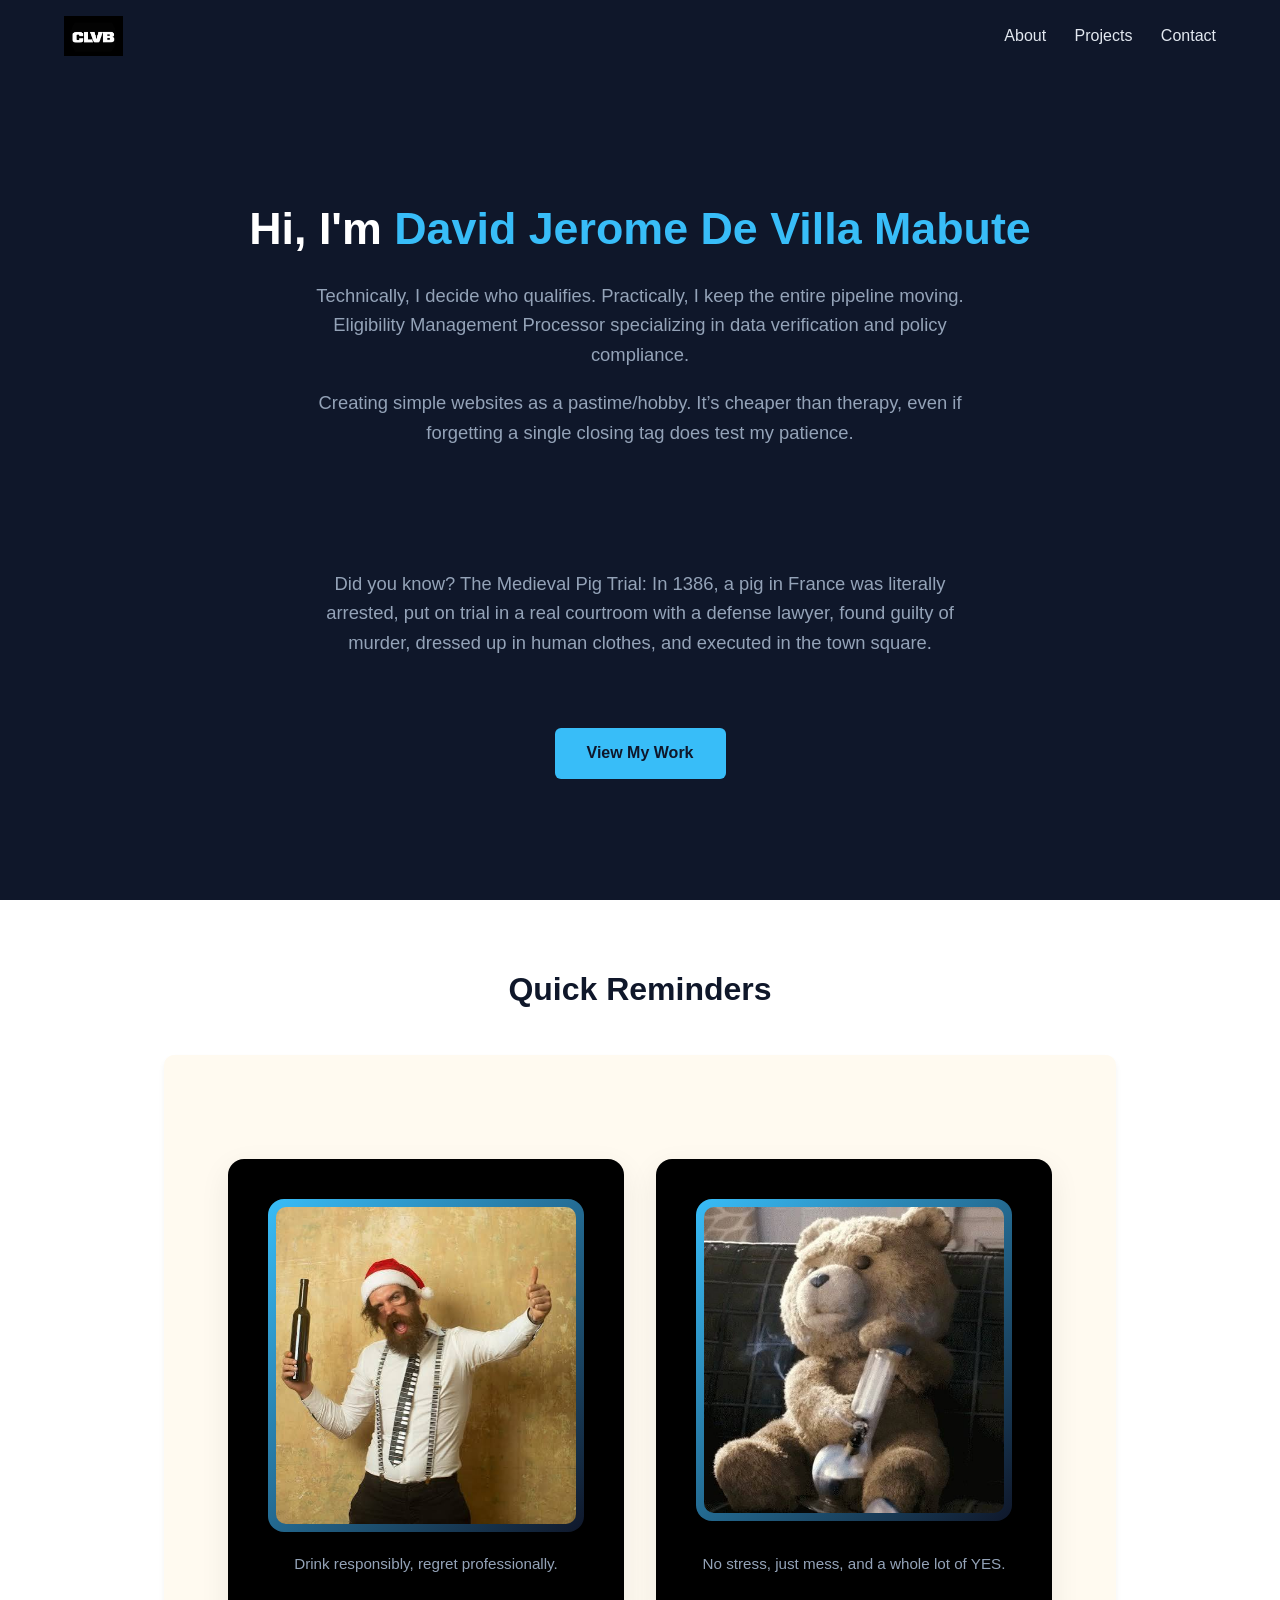
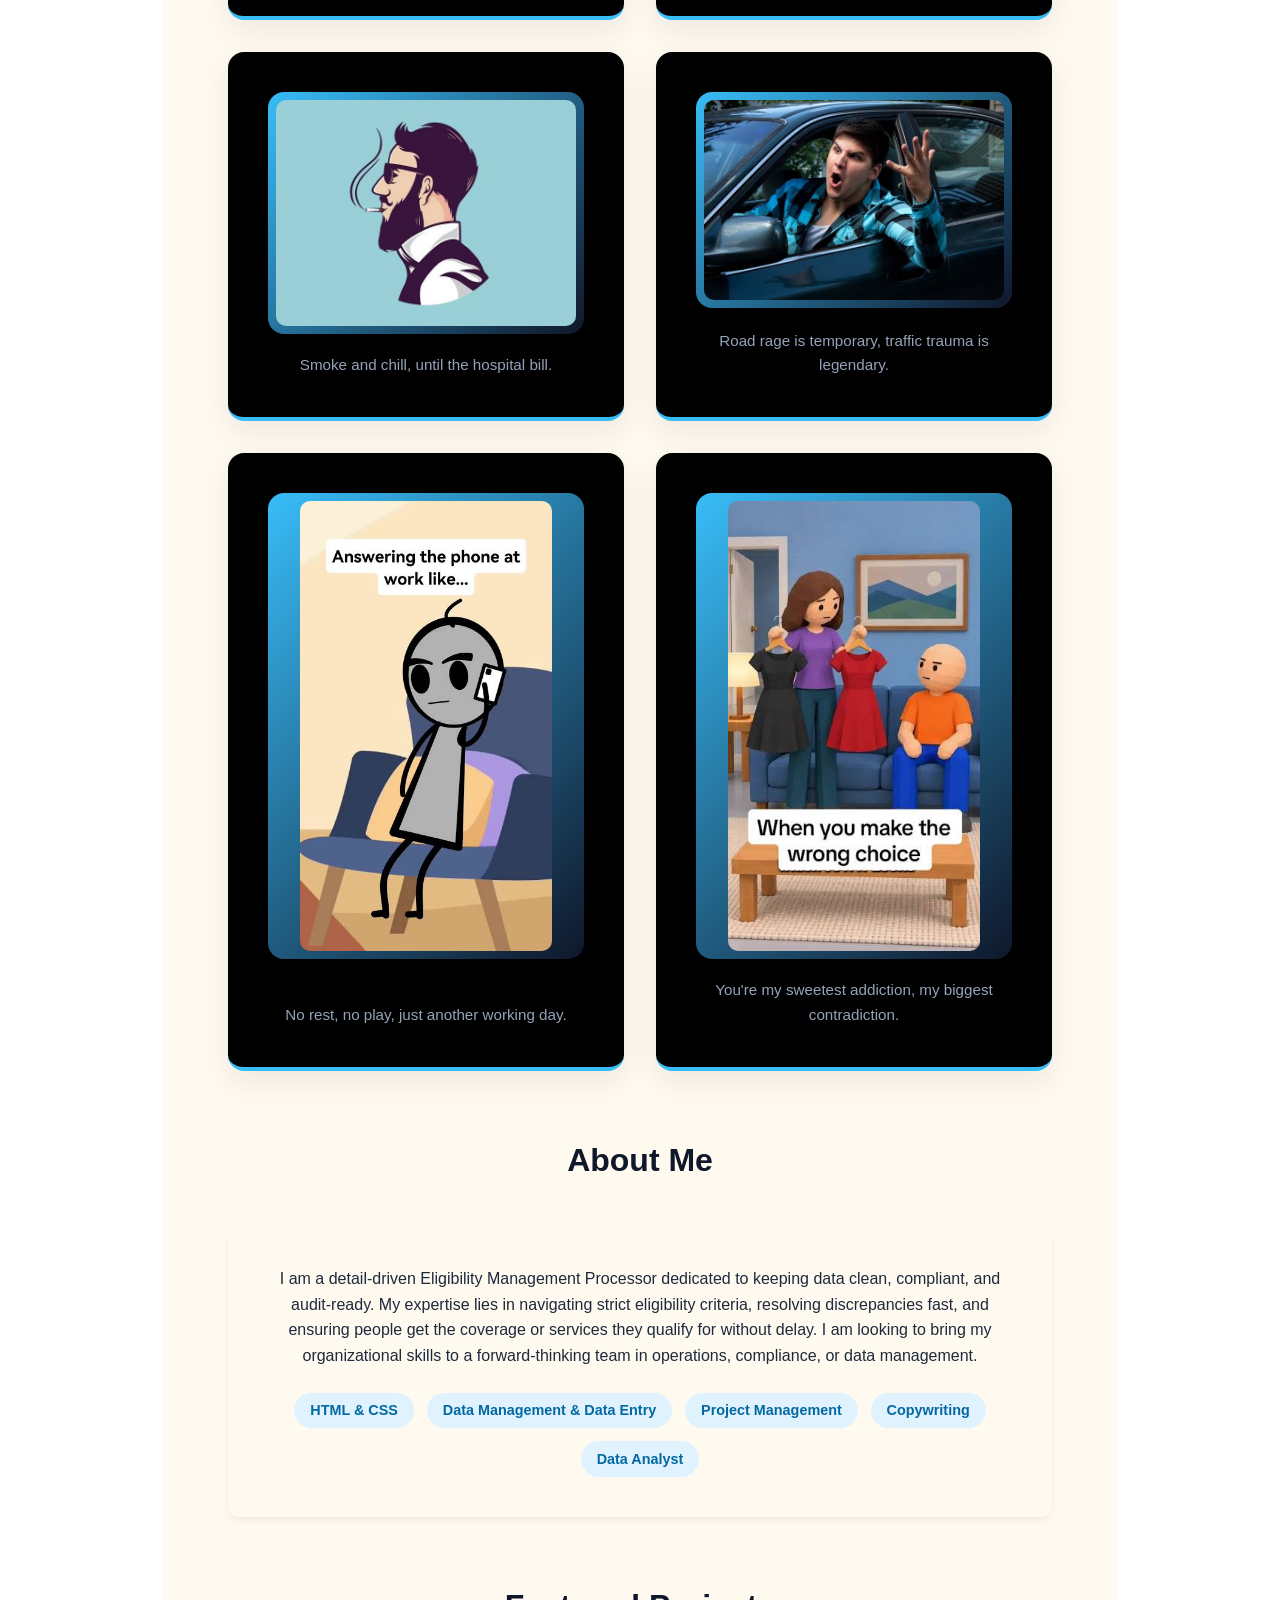
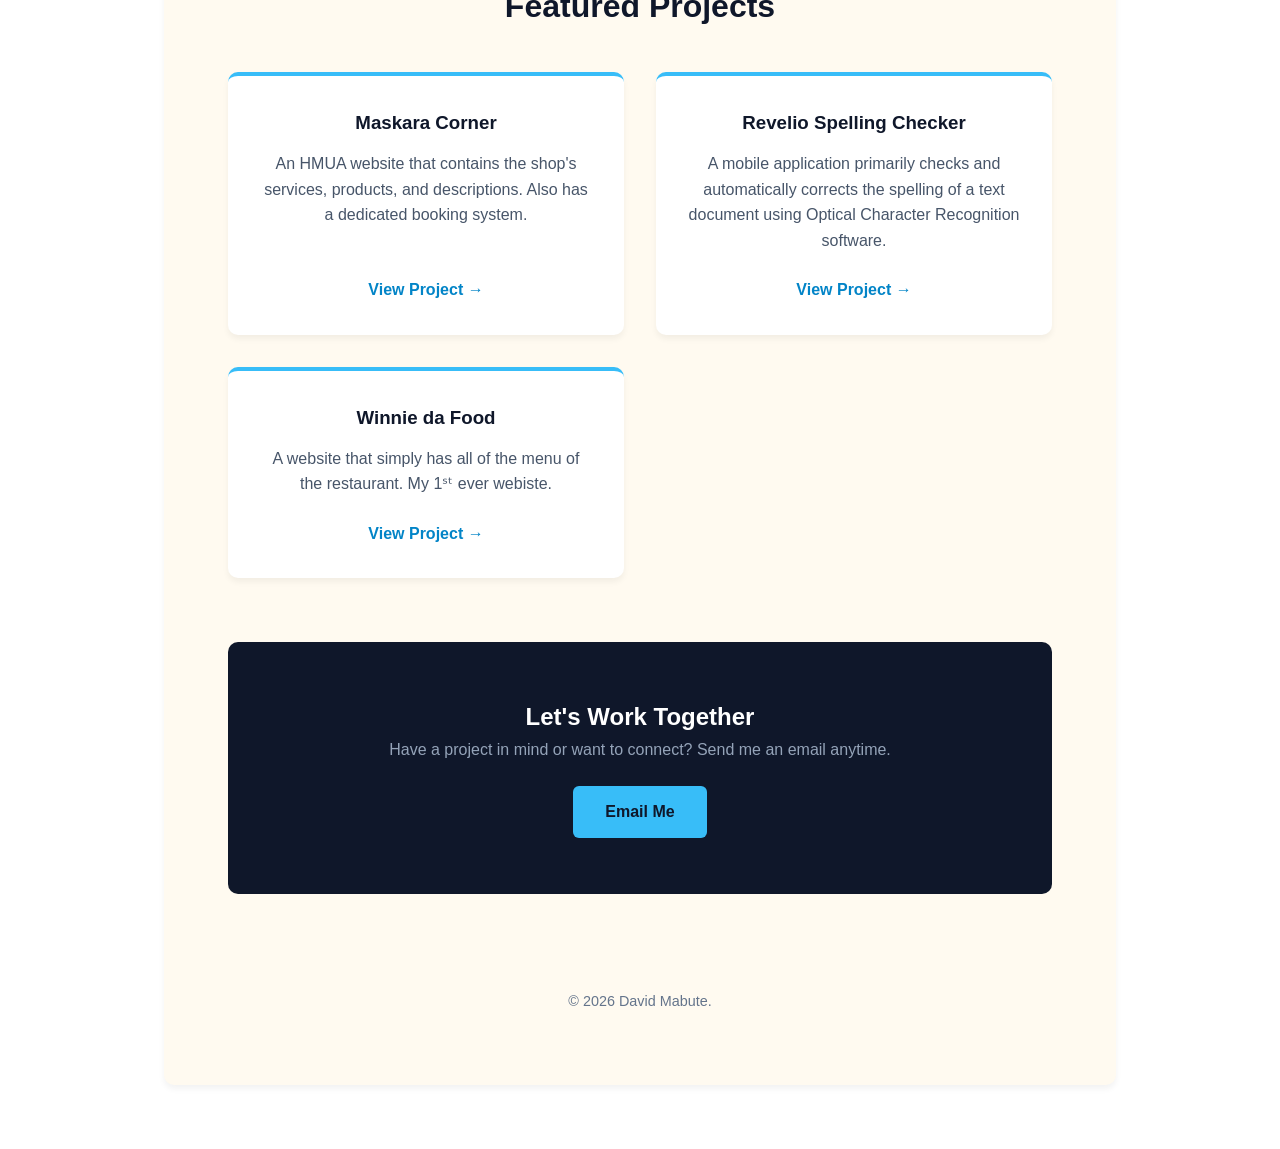
<file: index.html>
<!DOCTYPE html>
<html lang="en">
<head>
  <meta charset="UTF-8">
  <meta name="viewport" content="width=device-width, initial-scale=1.0">
  <title> My Portfolio </title>
  <!-- Links to your separate CSS file -->
  <link rel="stylesheet" href="style.css">

</head>
<body>


<!-------------------------------------------------------------------------------------------->


    <!-- Navigation -->
  <nav>
    <a href="#" class="logo">
      <img src="images/download.png" alt="David Jerome Logo">
    </a>
    <div>
      <a href="#about">About</a>
      <a href="#projects">Projects</a>
      <a href="#contact">Contact</a>
    </div>
  </nav>



<!-------------------------------------------------------------------------------------------->


  <!-- Hero Section -->
  <div class="hero">
    <h1>Hi, I'm <span> David Jerome De Villa Mabute </span></h1>
<p> Technically, I decide who qualifies. Practically, I keep the entire pipeline moving. Eligibility Management Processor specializing in data verification and policy compliance. </p>
<p> Creating simple websites as a pastime/hobby. It’s cheaper than therapy, even if forgetting a single closing tag does test my patience. </p> <br> </br> <br> </br>
<p> Did you know? The Medieval Pig Trial: In 1386, a pig in France was literally arrested, put on trial in a real courtroom with a defense lawyer, found guilty of murder, dressed up in human clothes, and executed in the town square. </p> <br> </br>


    <a href="#projects" class="btn">View My Work</a>
  </div>


<!-------------------------------------------------------------------------------------------->

  <section id="about">
    <h2 class="section-title"> Quick Reminders </h2>
    <div class="about-box">

 <section id="photo-showcase">
  
  <!-- Photo 1 -->
  <div class="photo-card">
    <div class="photo-frame">
      <img src="images/drunk.jpg" alt="Coffee before work">
    </div>
    <p class="photo-caption"> Drink responsibly, regret professionally. </p>
  </div>

  <!-- Photo 2 -->
  <div class="photo-card">
    <div class="photo-frame">
      <img src="images/bong.jpg" alt="Desk plant">
    </div>
    <p class="photo-caption"> No stress, just mess, and a whole lot of YES. </p>
  </div>

  <!-- Copy and paste another .photo-card here anytime! -->

<!-- Photo 3 -->
  <div class="photo-card">
    <div class="photo-frame">
      <img src="images/puff.jpg" alt="Desk plant">
    </div>
    <p class="photo-caption"> Smoke and chill, until the hospital bill. </p>
  </div>

  <!-- Copy and paste another .photo-card here anytime! -->

<!-- Photo 4 -->
  <div class="photo-card">
    <div class="photo-frame">
      <img src="images/roadrage.jpg" alt="Desk plant">
    </div>
    <p class="photo-caption"> Road rage is temporary, traffic trauma is legendary. </p>
  </div>

  <!-- Copy and paste another .photo-card here anytime! -->

   <!-- Photo 5 -->
  <div class="photo-card">
    <div class="photo-frame">
      <img src="images/work.jpg" alt="Desk plant">
    </div>
    <p class="photo-caption"> No rest, no play, just another working day. </p>
  </div>

  <!-- Copy and paste another .photo-card here anytime! -->

    <!-- Photo 6 -->
  <div class="photo-card">
    <div class="photo-frame">
      <img src="images/bob.jpg" alt="Desk plant">
    </div>
    <p class="photo-caption"> You're my sweetest addiction, my biggest contradiction. </p>
  </div>

  <!-- Copy and paste another .photo-card here anytime! -->



</section>




<!-------------------------------------------------------------------------------------------->


  <!-- About & Skills Section -->
  <section id="about">
    <h2 class="section-title">About Me</h2>
    <div class="about-box">
      <p> I am a detail-driven Eligibility Management Processor dedicated to keeping data clean, compliant, and audit-ready. My expertise lies in navigating strict eligibility criteria, resolving discrepancies fast, and ensuring people get the coverage or services they qualify for without delay. I am looking to bring my organizational skills to a forward-thinking team in operations, compliance, or data management. </p>
      


<!-------------------------------------------------------------------------------------------->


      <!-- Edit your skills below -->
      <div class="skills-list">
        <span class="skill-tag"> HTML & CSS </span>
        <span class="skill-tag"> Data Management & Data Entry </span>
        <span class="skill-tag"> Project Management </span>
        <span class="skill-tag"> Copywriting </span>
        <span class="skill-tag"> Data Analyst </span>
      </div>
    </div>
  </section>


<!-------------------------------------------------------------------------------------------->


  <!-- Projects Section -->
  <section id="projects">
    <h2 class="section-title">Featured Projects</h2>
    <div class="projects-grid">
      
      <!-- Project 1 -->
      <div class="project-card">
        <div>
          <h3> Maskara Corner </h3>
          <p> An HMUA website that contains the shop's services, products, and descriptions. Also has a dedicated booking system. </p>
        </div>
        <a href="#" class="project-link">View Project &rarr;</a>
      </div>

      <!-- Project 2 -->
      <div class="project-card">
        <div>
          <h3> Revelio Spelling Checker </h3>
          <p> A mobile application primarily checks and automatically corrects the spelling of a text document using Optical Character Recognition software. </p>
        </div>
        <a href="#" class="project-link">View Project &rarr;</a>
      </div>

      <!-- Project 3 -->
      <div class="project-card">
        <div>
          <h3> Winnie da Food </h3>
          <p> A website that simply has all of the menu of the restaurant. My 1ˢᵗ ever webiste. </p>
        </div>
        <a href="#" class="project-link">View Project &rarr;</a>
      </div>

    </div>
  </section>


<!-------------------------------------------------------------------------------------------->


  <!-- Contact Section -->
  <section id="contact">
    <div class="contact-box">
      <h2>Let's Work Together</h2>
      <p>Have a project in mind or want to connect? Send me an email anytime.</p>
      <a href="mailto:youremail@example.com" class="btn">Email Me</a>
    </div>
  </section>

  <!-- Footer -->
  <footer>
    <p> &copy; 2026 David Mabute. </p>
  </footer>

</body>
</html>
</file>
<file: style.css>
/* Reset & General Styles */

* {
  box-sizing: border-box;
  margin: 0;
  padding: 0;
  font-family: 'Segoe UI', Tahoma, Geneva, Verdana, sans-serif;
}


/* ------------------------------------------------------------------------------------------------------------------------ */


nav .logo {
  display: flex;
  align-items: center;
  margin-left: 0; /* Keeps the logo aligned to the far left */
}

nav .logo img {
  height: 40px; /* Adjust this number to make your logo bigger or smaller */
  width: auto;  /* Keeps the image from stretching or squishing */
}


/* ------------------------------------------------------------------------------------------------------------------------ */



html {
  scroll-behavior: smooth;
}

body {
  background-color: #ghostwhite;
  color: #1e293b;
  line-height: 1.6;
}

/* Flexibly holds as many photo cards as you add */
#photo-showcase {
  max-width: 1000px;
  margin: 4rem auto;
  padding: 0 1.5rem;
  display: grid;
  /* Automatically fits as many 300px+ cards per row as the screen allows */
  grid-template-columns: repeat(auto-fit, minmax(300px, 1fr));
  gap: 2rem; /* Adds clean spacing between all cards */
}

.photo-card {
  background: black;
  padding: 2.5rem;
  border-radius: 16px;
  box-shadow: 0 10px 30px rgba(15, 23, 42, 0.08);
  text-align: center;
  border-bottom: 4px solid #38bdf8;
  /* Keeps cards aligned nicely if captions have different lengths */
  display: flex;
  flex-direction: column;
  justify-content: space-between;
}

.photo-frame {
  position: relative;
  display: inline-block;
  padding: 8px;
  border-radius: 16px;
  background: linear-gradient(135deg, #38bdf8, #0f172a);
}

.photo-frame img {
  display: block;
  max-width: 100%;
  max-height: 450px;
  width: auto;
  height: auto;
  margin: 0 auto; /* Centers image inside the frame */
  border-radius: 10px;
  background-color: black;
}

.photo-caption {
  margin-top: 1.2rem;
  color: #94a3b8; /* Lightened slightly so it is easier to read on the black card */
  font-weight: 500;
  font-size: 0.95rem;
}


/* ------------------------------------------------------------------------------------------------------------------------ */



/* Navigation */

nav {
  background-color: #0f172a;
  color: #fff;
  padding: 1rem 5%;
  display: flex;
  justify-content: space-between;
  align-items: center;
  position: sticky;
  top: 0;
  z-index: 100;
}

nav .logo {
  font-size: 1.4rem;
  font-weight: bold;
  color: #38bdf8;
}

nav a {
  color: #e2e8f0;
  text-decoration: none;
  margin-left: 1.5rem;
  font-weight: 500;
  transition: color 0.3s;
}

nav a:hover {
  color: #38bdf8;
}

/* Hero / Intro Section - Fits Full Screen */
.hero {
  background-color: #0f172a;
  color: white;
  text-align: center;
  min-height: calc(100vh - 72px); /* Fills 100% of screen height minus the top nav bar */
  display: flex;
  flex-direction: column;
  justify-content: center; /* Centers everything vertically */
  align-items: center;     /* Centers everything horizontally */
  padding: 2rem 1.5rem;
}

.hero h1 {
  font-size: 2.8rem;
  margin-bottom: 1rem;
  max-width: 850px; /* Keeps your full name balanced on one or two clean lines */
}

.hero span {
  color: #38bdf8;
}

.hero p {
  font-size: 1.15rem;
  color: #94a3b8;
  max-width: 680px;
  margin: 0 auto 1.2rem auto;
}

.btn {
  display: inline-block;
  background-color: #38bdf8;
  color: #0f172a;
  padding: 0.8rem 2rem;
  text-decoration: none;
  border-radius: 6px;
  font-weight: bold;
  transition: background 0.3s;
}

.btn:hover {
  background-color: #7dd3fc;}


/* ------------------------------------------------------------------------------------------------------------------------ */



/* Section Containers */

section {
  max-width: 1000px;
  margin: 4rem auto;
  padding: 0 1.5rem;
}

h2.section-title {
  font-size: 2rem;
  text-align: center;
  margin-bottom: 2.5rem;
  color: #0f172a;
}


/* ------------------------------------------------------------------------------------------------------------------------ */


/* About & Skills */

.about-box {
  background: floralwhite;
  padding: 2.5rem;
  border-radius: 10px;
  box-shadow: 0 4px 6px rgba(0,0,0,0.05);
  text-align: center;
}

.skills-list {
  display: flex;
  flex-wrap: wrap;
  justify-content: center;
  gap: 0.8rem;
  margin-top: 1.5rem;
}

.skill-tag {
  background-color: #e0f2fe;
  color: #0369a1;
  padding: 0.4rem 1rem;
  border-radius: 20px;
  font-size: 0.9rem;
  font-weight: 600;
}


/* ------------------------------------------------------------------------------------------------------------------------ */


/* Projects Grid */

.projects-grid {
  display: grid;
  grid-template-columns: repeat(auto-fit, minmax(280px, 1fr));
  gap: 2rem;
}

.project-card {
  background: white;
  border-radius: 10px;
  overflow: hidden;
  box-shadow: 0 4px 6px rgba(0,0,0,0.05);
  display: flex;
  flex-direction: column;
  justify-content: space-between;
  padding: 2rem;
  border-top: 4px solid #38bdf8;
}

.project-card h3 {
  margin-bottom: 0.8rem;
  color: #0f172a;
}

.project-card p {
  color: #475569;
  margin-bottom: 1.5rem;
}

.project-link {
  color: #0284c7;
  text-decoration: none;
  font-weight: bold;
}

.project-link:hover {
  text-decoration: underline;
}


/* ------------------------------------------------------------------------------------------------------------------------ */


/* Contact Section */
.contact-box {
  text-align: center;
  background: #0f172a;
  color: white;
  padding: 3.5rem 1.5rem;
  border-radius: 10px;
}

.contact-box p {
  color: #94a3b8;
  margin-bottom: 1.5rem;
}

/* Footer */
footer {
  text-align: center;
  padding: 2rem;
  color: #64748b;
  font-size: 0.9rem;
}





/* ------------------------------------------------------------
   MOBILE RESPONSIVE STYLING (Phones & Small Tablets)
------------------------------------------------------------ */


@media (max-width: 768px) {
  
  /* Stack Navigation Bar cleanly so links don't squeeze your logo */
  nav {
    flex-direction: column;
    gap: 0.8rem;
    padding: 1rem;
  }

  nav a {
    margin: 0 0.75rem;
    font-size: 0.95rem;
  }

  /* Resize Hero Text so your full name doesn't take up the whole phone screen */
  .hero {
    min-height: auto;
    padding: 3.5rem 1.2rem;
  }

  .hero h1 {
    font-size: 1.9rem;
    line-height: 1.3;
  }

  .hero p {
    font-size: 1rem;
  }

  /* Tighten padding on cards and boxes for smaller screens */
  section {
    margin: 2.5rem auto;
    padding: 0 1rem;
  }

  h2.section-title {
    font-size: 1.6rem;
    margin-bottom: 1.5rem;
  }

  .photo-card,
  .about-box,
  .project-card {
    padding: 1.5rem;
  }

  .contact-box {
    padding: 2.5rem 1.2rem;
  }
}
</file>
